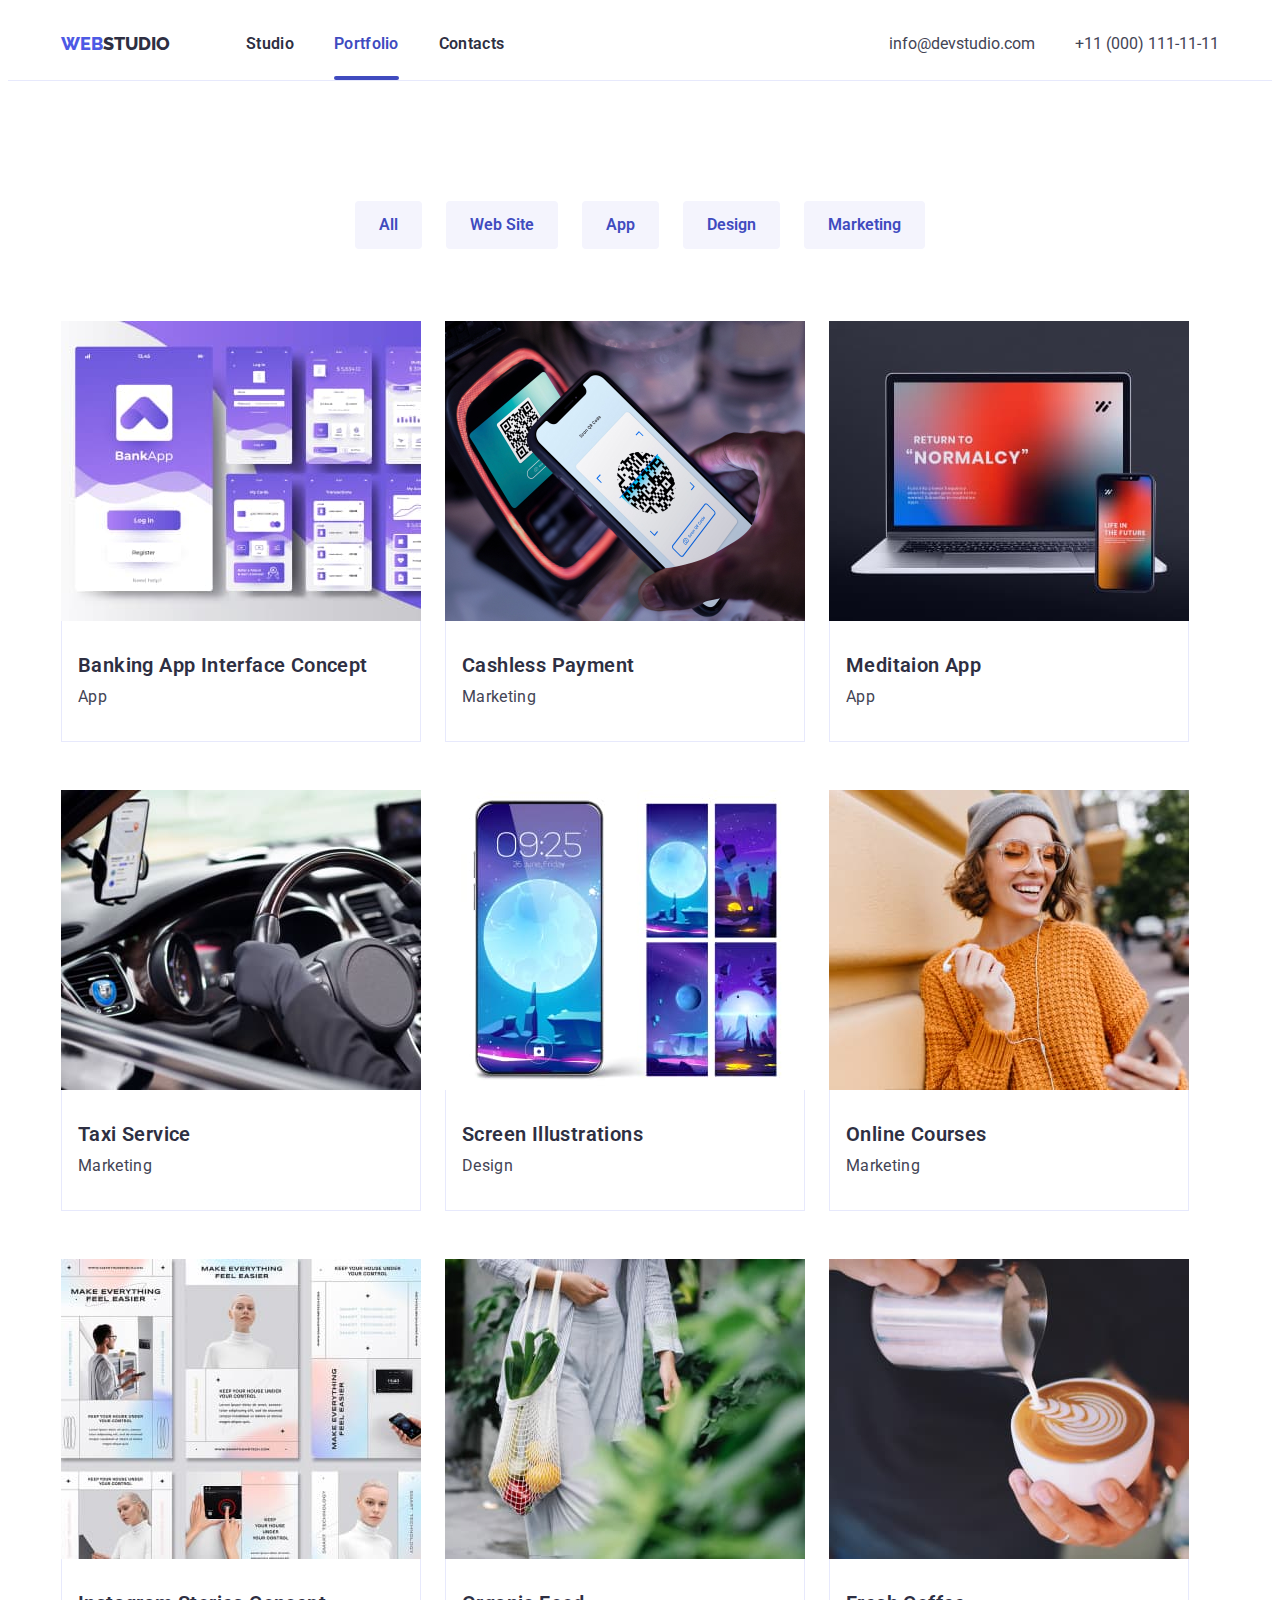
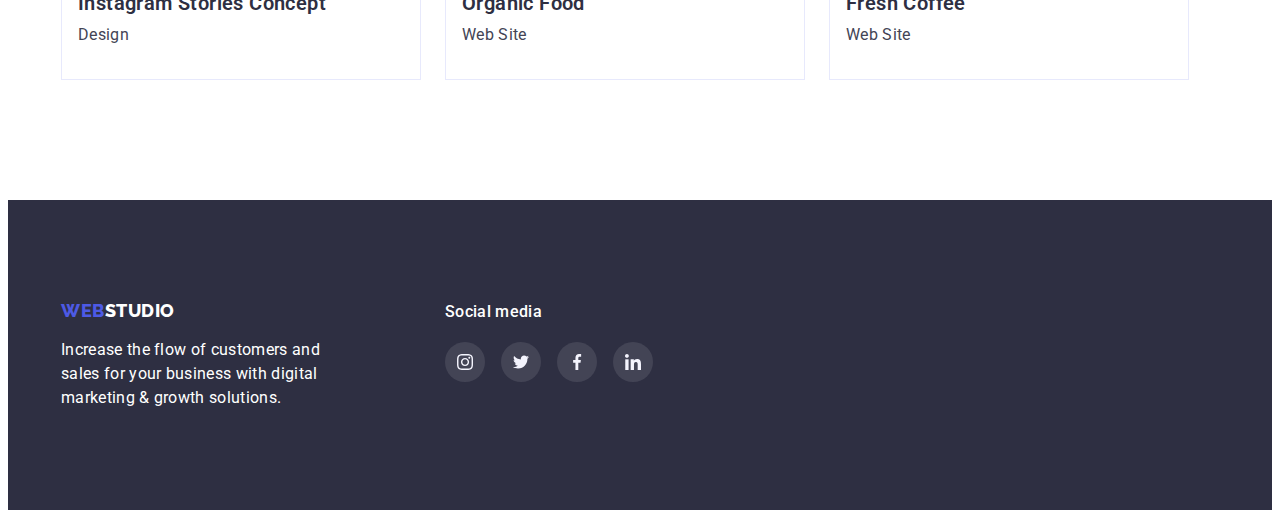
<file: portfolio.html>
<!DOCTYPE html>
<html lang="en">
  <head>
    <meta charset="UTF-8" />
    <meta http-equiv="X-UA-Compatible" content="IE=edge" />
    <meta name="viewport" content="width=device-width, initial-scale=1.0" />
    <title>Document</title>
    <link rel="preconnect" href="https://fonts.googleapis.com" />
    <link rel="preconnect" href="https://fonts.gstatic.com" crossorigin />
    <link
      href="https://fonts.googleapis.com/css2?family=Raleway:wght@800&family=Roboto:wght@400;500;700;900&display=swap"
      rel="stylesheet"
    />
    <link
      rel="stylesheet"
      href="https://cdnjs.cloudflare.com/ajax/libs/modern-normalize/1.1.0/modern-normalize.min.css"
      integrity="sha512-wpPYUAdjBVSE4KJnH1VR1HeZfpl1ub8YT/NKx4PuQ5NmX2tKuGu6U/JRp5y+Y8XG2tV+wKQpNHVUX03MfMFn9Q=="
      crossorigin="anonymous"
      referrerpolicy="no-referrer"
    />
    <link rel="stylesheet" href="css/portfolio.css" />
  </head>

  <body class="body">
    <header class="header">
      <div class="container">
        <nav class="header-navigation">
          <a class="header-link" href="index.html">Web<span>Studio</span></a>
          <ul class="header-list">
            <li class="header-item"><a class="nav-links" href="index.html">Studio</a></li>
            <li class="header-item current"><a class="nav-links current" href="portfolio.html">Portfolio</a></li>
            <li class="header-item"><a class="nav-links" href="">Contacts</a></li>
          </ul>
        </nav>
        <ul class="header-list">
          <li class="header-item">
            <a class="contacts" href="mailto:info@devstudio.com">info@devstudio.com</a>
          </li>
          <li class="header-item">
            <a class="contacts" href="tel:+11(000)111-11-11">+11 (000) 111-11-11</a>
          </li>
        </ul>
      </div>
    </header>
    <main>
      <section class="section">
        <div class="container">
          <ul class="section-ulb">
            <li class="section-item"><button class="section-button" type="button">All</button></li>
            <li class="section-item">
              <button class="section-button" type="button">Web Site</button>
            </li>
            <li class="section-item"><button class="section-button" type="button">App</button></li>
            <li class="section-item">
              <button class="section-button" type="button">Design</button>
            </li>
            <li class="section-item">
              <button class="section-button" type="button">Marketing</button>
            </li>
          </ul>
            <ul class="section-img list">
              <li class="section-item1">
                <div class="switch-box">
                  <img
                  class="section-image"
                  src="./img/photo8.jpg"
                  alt="photo"
                  width="360"
                  height="300"
                  />
                  <p class="switch-text">14 Stylish and User-Friendly App Design Concepts · Task Manager App · Calorie Tracker App · Exotic Fruit Ecommerce App · Cloud Storage App</p>
                </div>
                <div class="border">
                  <h1 class="section-title3">Banking App Interface Concept</h1>
                  <p class="section-paragraph">App</p>
                </div>
              </li>
              <li class="section-item1">
                <div class="switch-box">
                  <img class="section-image" src="img/cash.jpg" width="360" height="300" alt="cash" />
                  <p class="switch-text">14 Stylish and User-Friendly App Design Concepts · Task Manager App · Calorie Tracker App · Exotic Fruit Ecommerce App · Cloud Storage App</p>
                </div>
                <div class="border">
                  <h2 class="section-title3">Cashless Payment</h2>
                  <p class="section-paragraph">Marketing</p>
                </div>
              </li>
            <li class="section-item1">
              <div class="switch-box">
                <img
                class="section-image"
                src="./img/photo9.jpg"
                alt="photo"
                width="360"
                height="300"
                />
                <p class="switch-text">14 Stylish and User-Friendly App Design Concepts · Task Manager App · Calorie Tracker App · Exotic Fruit Ecommerce App · Cloud Storage App</p>
              </div>
                <div class="border">
                  <h2 class="section-title3">Meditaion App</h2>
                  <p class="section-paragraph">App</p>
                </div>
              </li>
              <li class="section-item1">
                <div class="switch-box">
                  <img
                  class="section-image"
                  src="./img/photo10.jpg"
                  alt="photo"
                  width="360"
                  height="300"
                  />
                  <p class="switch-text">14 Stylish and User-Friendly App Design Concepts · Task Manager App · Calorie Tracker App · Exotic Fruit Ecommerce App · Cloud Storage App</p>
                </div>
                <div class="border">
                  <h2 class="section-title3">Taxi Service</h2>
                  <p class="section-paragraph">Marketing</p>
                </div>
              </li>
              <li class="section-item1">
                <div class="switch-box">
                  <img
                  class="section-image"
                  src="./img/photo11.jpg"
                  alt="photo"
                  width="360"
                  height="300"
                  />
                  <p class="switch-text">14 Stylish and User-Friendly App Design Concepts · Task Manager App · Calorie Tracker App · Exotic Fruit Ecommerce App · Cloud Storage App</p>
                </div>
                <div class="border">
                  <h2 class="section-title3">Screen Illustrations</h2>
                  <p class="section-paragraph">Design</p>
                </div>
              </li>
              <li class="section-item1">
                <div class="switch-box">
                  <img
                  class="section-image"
                  src="./img/photo12.jpg"
                  alt="photo"
                  width="360"
                  height="300"
                  />
                  <p class="switch-text">14 Stylish and User-Friendly App Design Concepts · Task Manager App · Calorie Tracker App · Exotic Fruit Ecommerce App · Cloud Storage App</p>
                </div>
                  <div class="border">
                  <h2 class="section-title3">Online Courses</h2>
                  <p class="section-paragraph">Marketing</p>
                </div>
              </li>
              <li class="section-item1">
                <div class="switch-box">
                  <img
                  class="section-image"
                  src="./img/photo13.jpg"
                  alt="photo"
                  width="360"
                  height="300"
                  />
                  <p class="switch-text">14 Stylish and User-Friendly App Design Concepts · Task Manager App · Calorie Tracker App · Exotic Fruit Ecommerce App · Cloud Storage App</p>
                </div>
                <div class="border">
                  <h2 class="section-title3">Instagram Stories Concept</h2>
                  <p class="section-paragraph">Design</p>
                </div>
              </li>
              <li class="section-item1">
                <div class="switch-box">

                  <img
                  class="section-image"
                  src="./img/photo14.jpg"
                  alt="photo"
                  width="360"
                  height="300"
                  />
                  <p class="switch-text">14 Stylish and User-Friendly App Design Concepts · Task Manager App · Calorie Tracker App · Exotic Fruit Ecommerce App · Cloud Storage App</p>
                </div>
                <div class="border">
                  <h2 class="section-title3">Organic Food</h2>
                  <p class="section-paragraph">Web Site</p>
                </div>
              </li>
              <li class="section-item1">
                <div class="switch-box">
                  <img
                  class="section-image"
                  src="./img/photo15.jpg"
                  alt="photo"
                  width="360"
                  height="300"
                  />
                  <p class="switch-text">14 Stylish and User-Friendly App Design Concepts · Task Manager App · Calorie Tracker App · Exotic Fruit Ecommerce App · Cloud Storage App</p>
                </div>
                <div class="border">
                  <h2 class="section-title3">Fresh Coffee</h2>
                  <p class="section-paragraph">Web Site</p>
                </div>
              </li>
            </ul>
          </div>
        </div>
      </section>
    </main>
    <footer class="footer">
      <div class="container">
        <div class="footer-wrap">
          <a class="footer-link" href="index.html">Web<span>Studio</span></a>
          <p class="footer-paragraph">
            Increase the flow of customers and sales for your business with digital marketing &
            growth solutions.
          </p>
        </div>
        <div class="footer-media">
          <p class="fmedia-text">Social media</p>
          <ul class="footer-social-list">
            <li class="foteer-item">
              <a href="" class="social-media-link">
                <svg class="footer-icon" width="40px">
                  <use href="img/svg/sprite.svg#icon-Ellipse"></use>
                </svg>
              </a>
            </li>
            <li class="foteer-item">
              <a href="" class="social-media-link">
                <svg class="footer-icon" width="40px">
                  <use href="img/svg/sprite.svg#icon-Ellipse-1"></use>
                </svg>
              </a>
            </li>
            <li class="foteer-item">
              <a href="" class="social-media-link">
                <svg class="footer-icon" width="40px">
                  <use href="img/svg/sprite.svg#icon-Ellipse-2"></use>
                </svg>
              </a>
            </li>
            <li class="foteer-item">
              <a href="" class="social-media-link">
                <svg class="footer-icon" width="40px">
                  <use href="img/svg/sprite.svg#icon-Ellipse-3"></use>
                </svg>
              </a>
            </li>
          </ul>
        </div>
      </div>
    </footer>
  </body>
</html>
</file>
<file: css/portfolio.css>
li {
  list-style: none;
}
body {
  /* font-family: 'Raleway', sans-serif */
  font-family: 'Roboto', sans-serif;
  box-sizing: border-box;
  color: var(--main-color);
  background: var(--background-color);
}
p,
h1,
h2,
h3,
h4,
h5,
h6 {
  margin: 0;
}
ul,
ol {
  margin: 0;
  padding-left: 0;
}
:root {
  --main-color: #2e2f42;
  --second-color: #434455;
  --link-color: #4d5ae5;
  --background-color: #fff;
  --section4-color: #f4f4fd;
  --transition: 250ms cubic-bezier(0.4, 0, 0.2, 1);
}
.header {
  border-bottom: 1px solid #e7e9fc;
  background-color: #ffff;
  padding-top: 24px;
  padding-bottom: 24px;
}
.header > .container {
  display: flex;
}
.container {
  width: 1158px;
  padding-left: 15px;
  padding-right: 15px;
  margin: 0 auto;
}
.header-link {
  margin-right: 76px;
  text-decoration: none;
  color: var(--link-color);
  text-transform: uppercase;
  font-family: 'Raleway', sans-serif;
  font-weight: 800;
  font-size: 18px;
  line-height: 24px;
}
.header-navigation {
  display: flex;
  align-items: center;
  margin-right: auto;
}
.header-list {
  gap: 40px;
  display: flex;
}
.header-link:focus {
  color: var(--link-color);
  background-color: var(--background-color);
}
.header-link span {
  color: var(--main-color);
}

.header-link:hover {
  color: var(--link-color);
}

.nav-link {
  background-color: white;
}
.header-item {
  color: #2e2f42;
  font-family: 'Roboto', sans-serif;
  font-style: normal;
  font-weight: 600;
  font-size: 16px;
  line-height: 1.5em;
  position: relative;
}

.nav-links.current {
  color: #404bbf;
}
.nav-links {
  font-family: 'Roboto';
  font-style: normal;
  font-weight: 600;
  font-size: 16px;
  line-height: 24px;
  letter-spacing: 0.02em;
  color: #2e2f42;
  text-decoration: none;
  transition: color 250ms cubic-bezier(0.4, 0, 0.2, 1);
}

.header-item.current::after {
  content: '';
  position: absolute;
  width: 100%;
  height: 4px;
  background-color: #404bbf;
  left: 0;
  bottom: -100%;
  border-radius: 2px;
}

.nav-links:hover,
.nav-links:focus {
  color: #404bbf;
}

.contacts {
  font-family: 'Roboto', sans-serif;
  font-weight: 400;
  font-size: 16px;
  line-height: 24px;
  color: var(--second-color);
  text-decoration: none;
  transition: var(--transition);
}
.contacts:hover {
  color: var(--link-color);
}
.contacts:focus {
  background-color: var(--background-color);
  color: var(--link-color);
}
section {
  padding-top: 120px;
}
.section-ulb {
  margin-bottom: 72px;
  gap: 24px;
  justify-content: center;
  text-align: center;
  align-items: center;
  display: flex;
}
.section-button {
  color: #404bbf;
  background-color: #f4f4fd;
  padding: 0;
  border: none;
  font-family: 'Roboto', sans-serif;
  font-style: normal;
  font-weight: 600;
  font-size: 16px;
  line-height: 24px;
  cursor: pointer;
  padding: 12px 24px;
  border-radius: 4px;
  transition: color 250ms cubic-bezier(0.4, 0, 0.2, 1),
    background-color 250ms cubic-bezier(0.4, 0, 0.2, 1),
    box-shadow 250ms cubic-bezier(0.4, 0, 0.2, 1);
}
.section-button:hover {
  box-shadow: 0px 3px 1px rgba(0, 0, 0, 0.1), 0px 2px 1px rgba(0, 0, 0, 0.08),
    0px 2px 2px rgba(0, 0, 0, 0.12);
  color: #fff;
  background-color: #404bbf;
}
.section-button:focus {
  box-shadow: 0px 3px 1px rgba(0, 0, 0, 0.1), 0px 2px 1px rgba(0, 0, 0, 0.08),
    0px 2px 2px rgba(0, 0, 0, 0.12);
  color: #fff;
  background-color: #404bbf;
}
.section-img {
  padding-bottom: 120px;
  display: flex;
  flex-wrap: wrap;
  column-gap: 24px;
  row-gap: 48px;
}
.section-image {
  display: block;
}
.switch-box {
  position: relative;
  overflow: hidden;
}
.switch-text {
  text-align: center;
  height: 100%;
  width: 100%;
  position: absolute;
  top: 0;
  left: 0;
  background: #4d5ae5;
  color: white;
  font-size: 18px;
  transform: translate(0, 100%);
  transition: transform 250ms cubic-bezier(0.4, 0, 0.2, 1);
  padding: 40px 32px 0 32px;
}
.section-item1:hover .switch-text {
  transform: translate(0, 0);
}
/* .section-item1 {
  max-width: 360px;
  width: calc((100% - 48px) / 3);
} */
.section-item1:hover {
  box-shadow: 0px 1px 6px rgba(46, 47, 66, 0.08), 0px 1px 1px rgba(46, 47, 66, 0.16),
    0px 2px 1px rgba(46, 47, 66, 0.08);
  transition: box-shadow 250ms cubic-bezier(0.4, 0, 0.2, 1);
}
.border {
  background: #ffffff;
  border: 1px solid #e7e9fc;
  padding: 32px 16px;
  border-top: none;
}
.section-title3 {
  margin-bottom: 8px;
  font-family: 'Roboto', sans-serif;
  font-weight: 600;
  font-size: 20px;
  line-height: 24px;
  letter-spacing: 0.02em;
  color: var(--main-color);
}
.section-paragraph {
  font-family: 'Roboto', sans-serif;
  font-weight: 400;
  font-size: 16px;
  line-height: 24px;
  letter-spacing: 0.02em;
  color: var(--second-color);
}
.footer {
  background-image: url(../img/Dark-bg.png);
  padding-bottom: 100px;
  padding-top: 100px;
  background-color: var(--main-color);
}

.footer-paragraph {
  width: 264px;
  margin-top: 16px;
  font-family: 'Roboto', sans-serif;
  font-weight: 400;
  font-size: 16px;
  line-height: 1.5;
  letter-spacing: 0.02em;
  color: var(--background-color);
}
.footer-link {
  letter-spacing: 0.03em;
  font-family: 'Raleway', sans-serif;
  font-weight: 800;
  font-size: 18px;
  line-height: 1.2;
  text-decoration: none;
  text-transform: uppercase;
  color: var(--link-color);
}
.footer-link:focus {
  background-color: var(--main-color);
  color: var(--link-color);
}
.footer-link span {
  color: var(--background-color);
}
.section4-img {
  display: block;
  background-color: var(--background-color);
}
.footer > .container {
  display: flex;
  gap: 120px;
}
.footer-media > .container {
  display: flex;
  gap: 120px;
}
.footer-icon {
  width: 40px;
  height: 40px;
}
.footer-social-list {
  gap: 16px;
  display: flex;
}
.fmedia-text {
  margin-bottom: 18px;
  font-family: 'Roboto';
  font-style: normal;
  font-weight: 500;
  font-size: 16px;
  line-height: 24px;
  letter-spacing: 0.02em;
  color: #ffffff;
}
.social-media-link {
  transition: var(--transition);
  fill: rgba(255, 255, 255, 0.1);
  border-radius: 50%;
  display: flex;
}
.social-media-link:hover {
  background-color: #31d0aa;
}
.social-media-link:focus {
  background-color: #31d0aa;
}
</file>
